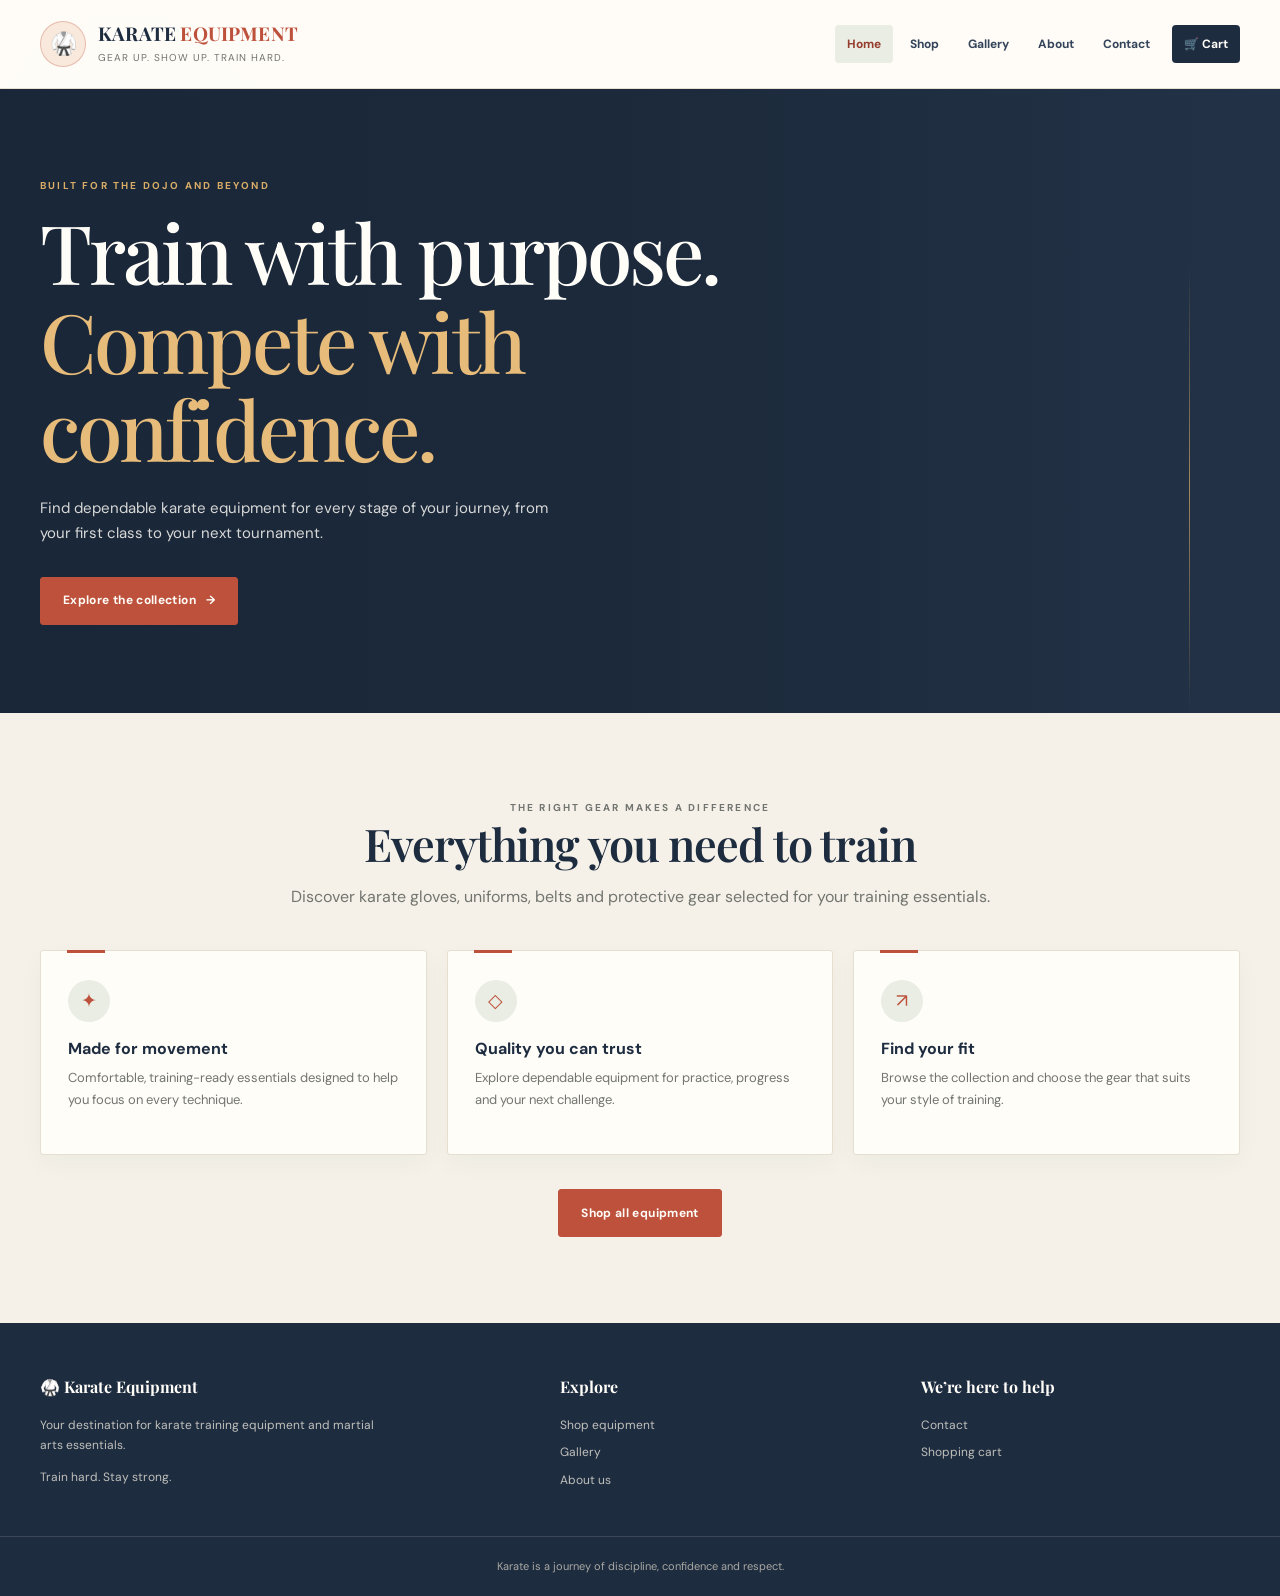
<file: index.html>
<!DOCTYPE html>
<html lang="en">
<head>
    <meta charset="UTF-8">
    <meta name="viewport" content="width=device-width, initial-scale=1.0">
    <meta name="theme-color" content="#1e2c40">
    <meta name="description" content="Discover quality karate uniforms, protective gear and training essentials for every martial artist.">
    <title>Karate Equipment | Train with Confidence</title>
    <link rel="stylesheet" href="style.css">
</head>
<body>
    <header class="site-header">
        <div class="header-inner">
            <a class="brand" href="index.html" aria-label="Karate Equipment home">
                <span class="brand-mark" aria-hidden="true">🥋</span>
                <span>
                    <span class="brand-name">KARATE <span>EQUIPMENT</span></span>
                    <span class="brand-tagline">Gear up. Show up. Train hard.</span>
                </span>
            </a>
            <nav class="navbar" aria-label="Main navigation">
                <a href="index.html" aria-current="page">Home</a>
                <a href="shop.html">Shop</a>
                <a href="gallery.html">Gallery</a>
                <a href="about.html">About</a>
                <a href="contact.html">Contact</a>
                <a class="cart-link" href="cart.html">🛒 Cart</a>
            </nav>
        </div>
    </header>

    <main>
        <section class="hero">
            <div class="hero-content">
                <p class="eyebrow">Built for the dojo and beyond</p>
                <h1>Train with purpose.<br><span>Compete with confidence.</span></h1>
                <p class="hero-copy">Find dependable karate equipment for every stage of your journey, from your first class to your next tournament.</p>
                <a href="shop.html" class="button">Explore the collection <span aria-hidden="true">→</span></a>
            </div>
        </section>

        <section class="container">
            <div class="section-heading">
                <p class="eyebrow">The right gear makes a difference</p>
                <h2>Everything you need to train</h2>
                <p>Discover karate gloves, uniforms, belts and protective gear selected for your training essentials.</p>
            </div>

            <div class="features">
                <article class="feature">
                    <span class="feature-icon" aria-hidden="true">✦</span>
                    <h3>Made for movement</h3>
                    <p>Comfortable, training-ready essentials designed to help you focus on every technique.</p>
                </article>
                <article class="feature">
                    <span class="feature-icon" aria-hidden="true">◇</span>
                    <h3>Quality you can trust</h3>
                    <p>Explore dependable equipment for practice, progress and your next challenge.</p>
                </article>
                <article class="feature">
                    <span class="feature-icon" aria-hidden="true">↗</span>
                    <h3>Find your fit</h3>
                    <p>Browse the collection and choose the gear that suits your style of training.</p>
                </article>
            </div>

            <div class="center">
                <a href="shop.html" class="button">Shop all equipment</a>
            </div>
        </section>
    </main>

    <footer class="site-footer">
        <div class="footer-grid">
            <div>
                <h2>🥋 Karate Equipment</h2>
                <p>Your destination for karate training equipment and martial arts essentials.</p>
                <p>Train hard. Stay strong.</p>
            </div>
            <div>
                <h3>Explore</h3>
                <div class="footer-links">
                    <a href="shop.html">Shop equipment</a>
                    <a href="gallery.html">Gallery</a>
                    <a href="about.html">About us</a>
                </div>
            </div>
            <div>
                <h3>We’re here to help</h3>
                <div class="footer-links">
                    <a href="contact.html">Contact</a>
                    <a href="cart.html">Shopping cart</a>
                </div>
            </div>
        </div>
        <div class="copyright"><p>Karate is a journey of discipline, confidence and respect.</p></div>
    </footer>
</body>
</html>
</file>
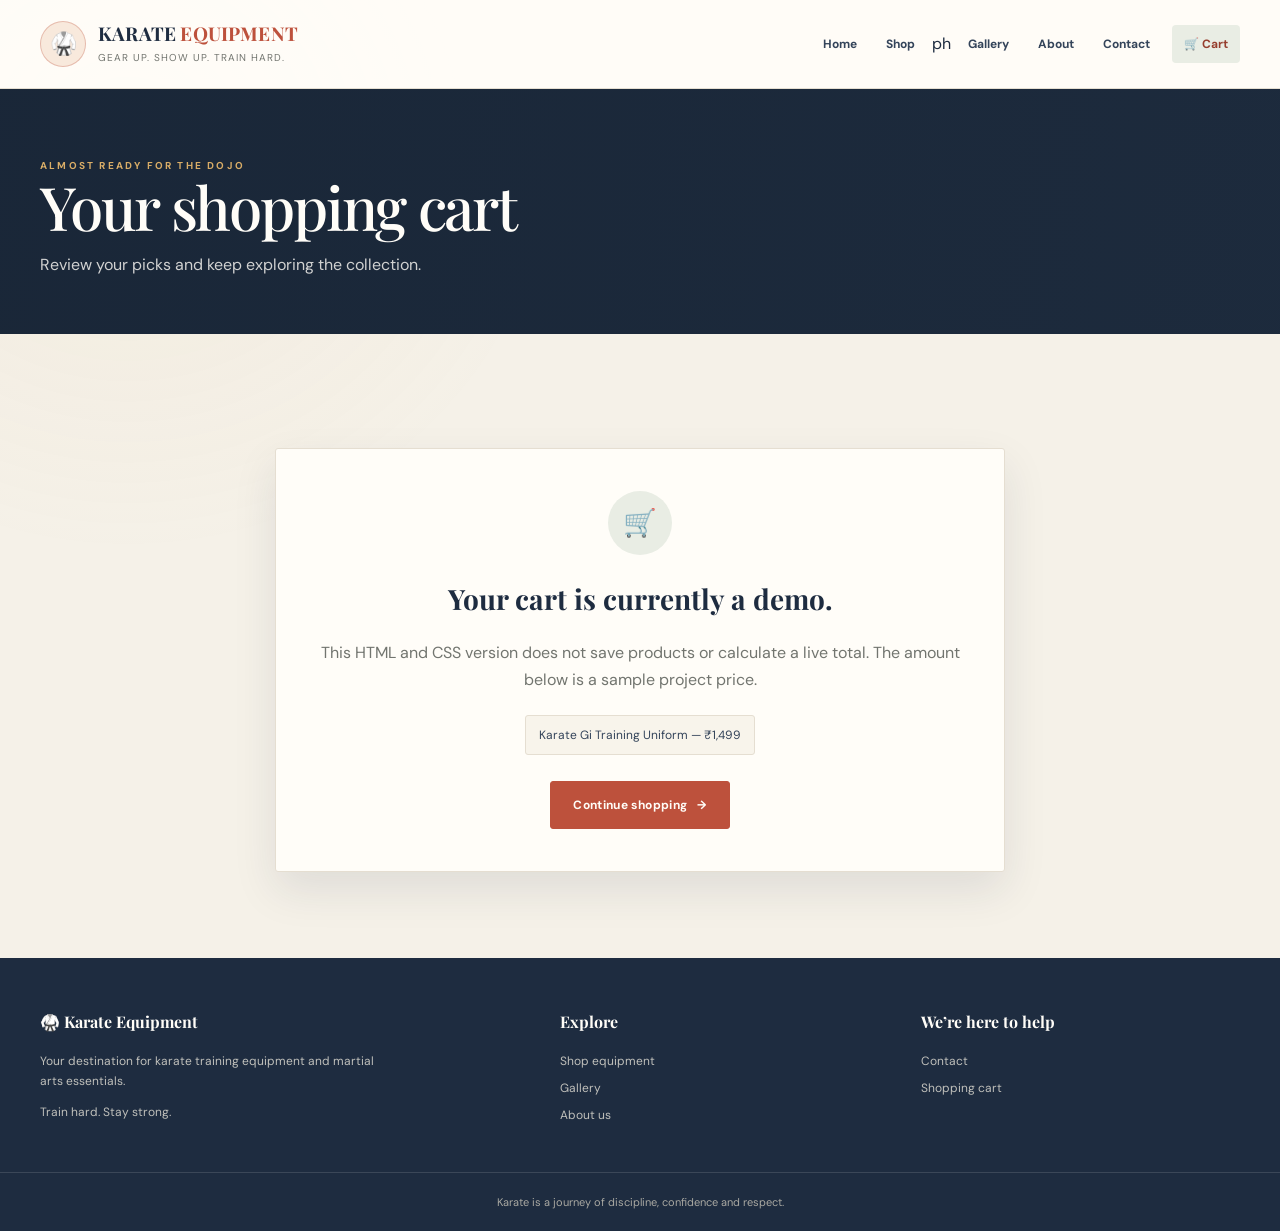
<file: cart.html>
<!DOCTYPE html>
<html lang="en">
<head>
    <meta charset="UTF-8">
    <meta name="viewport" content="width=device-width, initial-scale=1.0">
    <meta name="theme-color" content="#1e2c40">
    <title>Your Cart | Karate Equipment</title>
    <link rel="stylesheet" href="style.css">
</head>
<body>
    <header class="site-header">
        <div class="header-inner">
            <a class="brand" href="index.html" aria-label="Karate Equipment home">
                <span class="brand-mark" aria-hidden="true">🥋</span>
                <span>
                    <span class="brand-name">KARATE <span>EQUIPMENT</span></span>
                    <span class="brand-tagline">Gear up. Show up. Train hard.</span>
                </span>
            </a>
            <nav class="navbar" aria-label="Main navigation">
                <a href="index.html">Home</a>
                <a href="shop.html">Shop</a>
   ph             <a href="gallery.html">Gallery</a>
                <a href="about.html">About</a>
                <a href="contact.html">Contact</a>
                <a class="cart-link" href="cart.html" aria-current="page">🛒 Cart</a>
            </nav>
        </div>
    </header>

    <main>
        <section class="page-hero">
            <div class="container">
                <p class="eyebrow">Almost ready for the dojo</p>
                <h1>Your shopping cart</h1>
                <p>Review your picks and keep exploring the collection.</p>
            </div>
        </section>
        <section class="container">
            <div class="cart-info">
                <span class="cart-icon" aria-hidden="true">🛒</span>
                <h2>Your cart is currently a demo.</h2>
                <p>This HTML and CSS version does not save products or calculate a live total. The amount below is a sample project price.</p>
                <div class="sample-items" aria-label="Example products">
                    <span>Karate Gi Training Uniform — ₹1,499</span>
                </div>
                <a href="shop.html" class="button">Continue shopping <span aria-hidden="true">→</span></a>
            </div>
        </section>
    </main>

    <footer class="site-footer">
        <div class="footer-grid">
            <div>
                <h2>🥋 Karate Equipment</h2>
                <p>Your destination for karate training equipment and martial arts essentials.</p>
                <p>Train hard. Stay strong.</p>
            </div>
            <div>
                <h3>Explore</h3>
                <div class="footer-links">
                    <a href="shop.html">Shop equipment</a>
                    <a href="gallery.html">Gallery</a>
                    <a href="about.html">About us</a>
                </div>
            </div>
            <div>
                <h3>We’re here to help</h3>
                <div class="footer-links">
                    <a href="contact.html">Contact</a>
                    <a href="cart.html">Shopping cart</a>
                </div>
            </div>
        </div>
        <div class="copyright"><p>Karate is a journey of discipline, confidence and respect.</p></div>
    </footer>
</body>
</html>
</file>
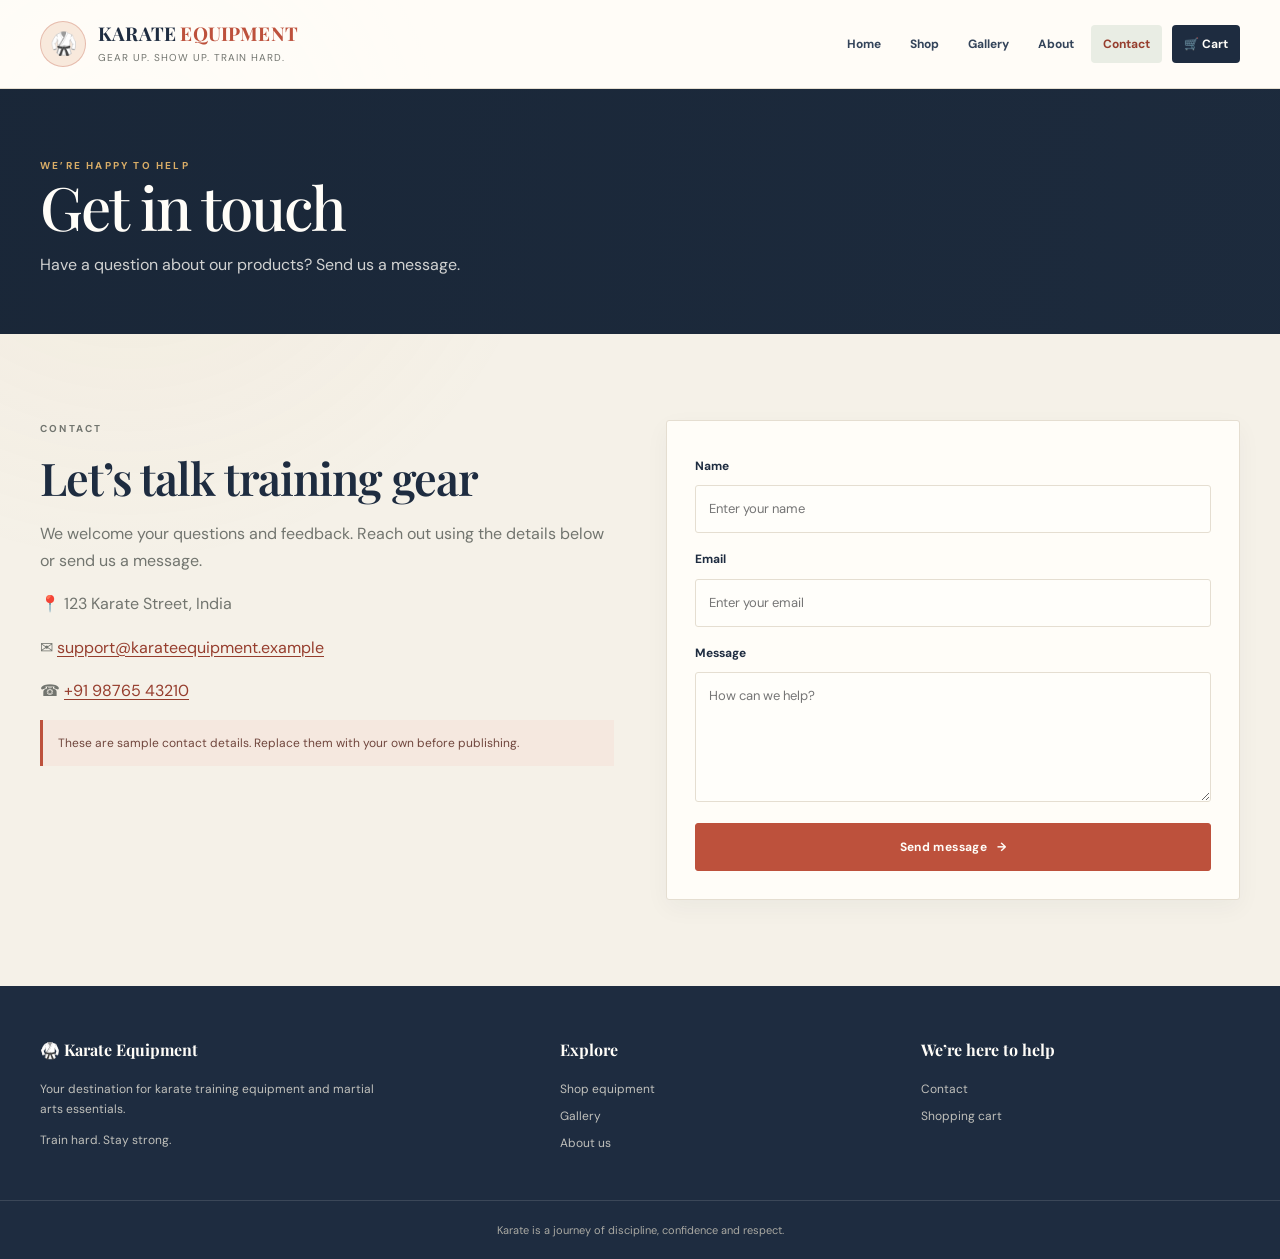
<file: contact.html>
<!DOCTYPE html>
<html lang="en">
<head>
    <meta charset="UTF-8">
    <meta name="viewport" content="width=device-width, initial-scale=1.0">
    <meta name="theme-color" content="#1e2c40">
    <title>Contact Us | Karate Equipment</title>
    <link rel="stylesheet" href="style.css">
</head>
<body>
    <header class="site-header">
        <div class="header-inner">
            <a class="brand" href="index.html" aria-label="Karate Equipment home">
                <span class="brand-mark" aria-hidden="true">🥋</span>
                <span>
                    <span class="brand-name">KARATE <span>EQUIPMENT</span></span>
                    <span class="brand-tagline">Gear up. Show up. Train hard.</span>
                </span>
            </a>
            <nav class="navbar" aria-label="Main navigation">
                <a href="index.html">Home</a>
                <a href="shop.html">Shop</a>
                <a href="gallery.html">Gallery</a>
                <a href="about.html">About</a>
                <a href="contact.html" aria-current="page">Contact</a>
                <a class="cart-link" href="cart.html">🛒 Cart</a>
            </nav>
        </div>
    </header>

    <main>
        <section class="page-hero">
            <div class="container">
                <p class="eyebrow">We’re happy to help</p>
                <h1>Get in touch</h1>
                <p>Have a question about our products? Send us a message.</p>
            </div>
        </section>
        <section class="container">
            <div class="contact-layout">
                <div class="contact-details">
                    <p class="eyebrow">Contact</p>
                    <h2>Let’s talk training gear</h2>
                    <p>We welcome your questions and feedback. Reach out using the details below or send us a message.</p>
                    <p>📍 123 Karate Street, India</p>
                    <p>✉ <a href="mailto:support@karateequipment.example">support@karateequipment.example</a></p>
                    <p>☎ <a href="tel:+919876543210">+91 98765 43210</a></p>
                    <p class="note">These are sample contact details. Replace them with your own before publishing.</p>
                </div>
                <form class="contact-form" action="https://formsubmit.co/jenipate3012@gmail.com" method="POST">
                    <label for="name">Name</label>
                    <input type="text" id="name" name="Name" placeholder="Enter your name" autocomplete="name" required>

                    <label for="email">Email</label>
                    <input type="email" id="email" name="Email" placeholder="Enter your email" autocomplete="email" required>

                    <label for="message">Message</label>
                    <textarea id="message" name="Message" placeholder="How can we help?" required></textarea>

                    <button type="submit" class="button">Send message <span aria-hidden="true">→</span></button>
                </form>
            </div>
        </section>
    </main>

    <footer class="site-footer">
        <div class="footer-grid">
            <div>
                <h2>🥋 Karate Equipment</h2>
                <p>Your destination for karate training equipment and martial arts essentials.</p>
                <p>Train hard. Stay strong.</p>
            </div>
            <div>
                <h3>Explore</h3>
                <div class="footer-links">
                    <a href="shop.html">Shop equipment</a>
                    <a href="gallery.html">Gallery</a>
                    <a href="about.html">About us</a>
                </div>
            </div>
            <div>
                <h3>We’re here to help</h3>
                <div class="footer-links">
                    <a href="contact.html">Contact</a>
                    <a href="cart.html">Shopping cart</a>
                </div>
            </div>
        </div>
        <div class="copyright"><p>Karate is a journey of discipline, confidence and respect.</p></div>
    </footer>
</body>
</html>
</file>
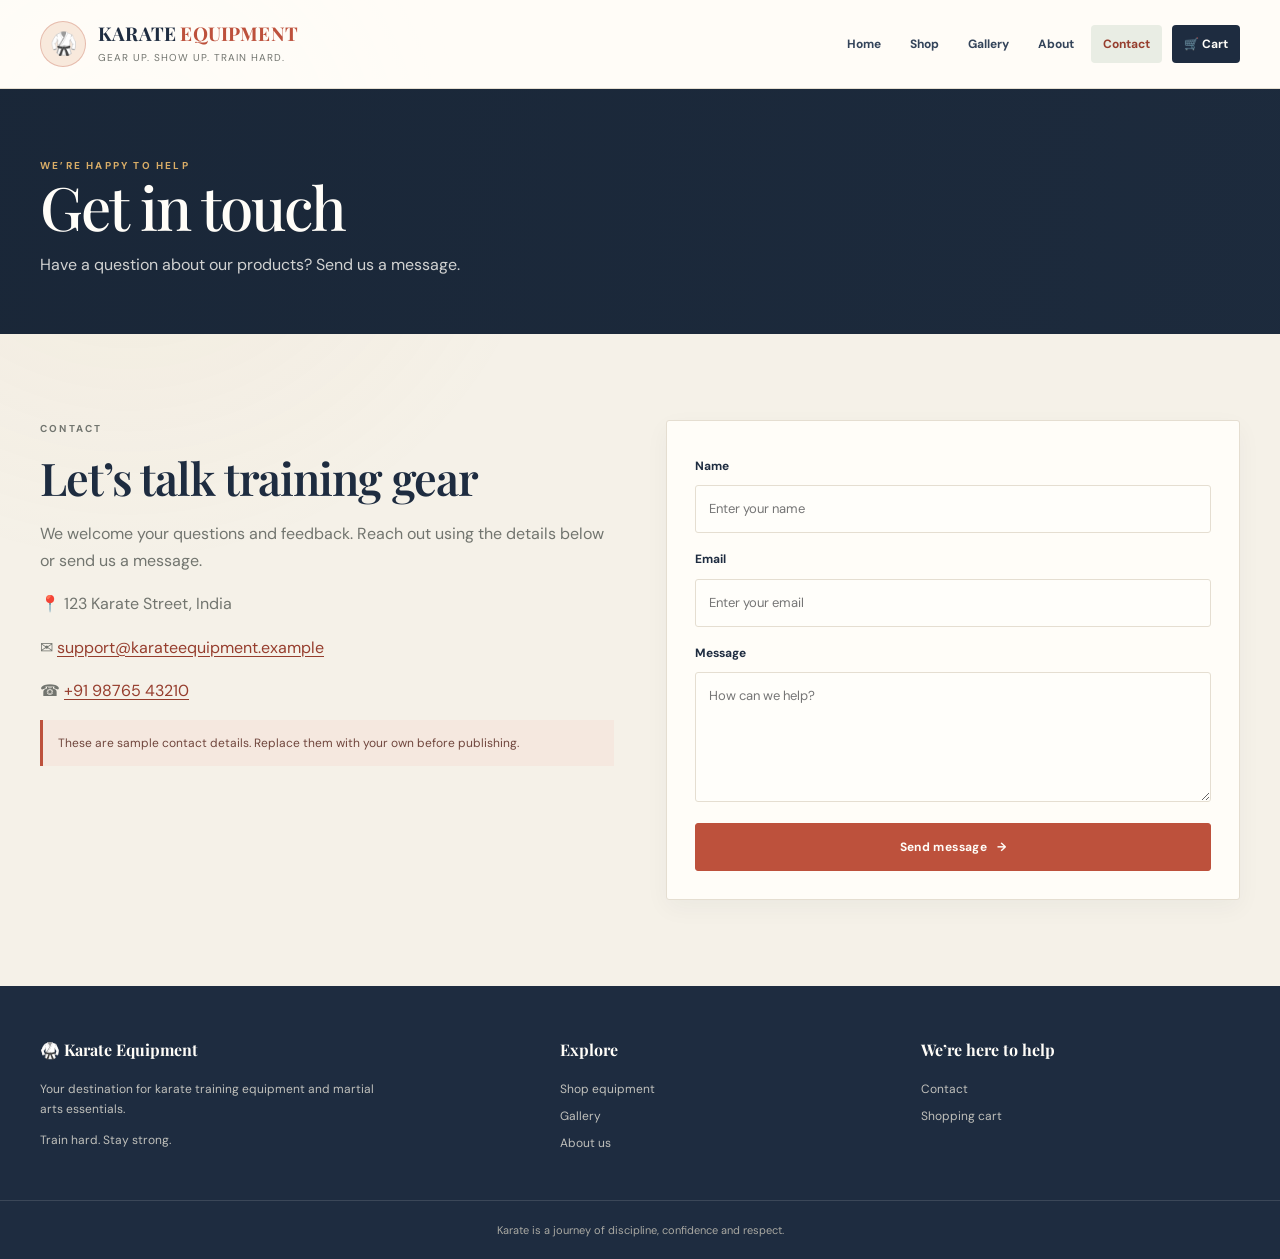
<file: contect.html>
<!DOCTYPE html>
<html lang="en">
<head>
    <meta charset="UTF-8">
    <meta name="viewport" content="width=device-width, initial-scale=1.0">
    <meta name="theme-color" content="#1e2c40">
    <title>Contact Us | Karate Equipment</title>
    <link rel="stylesheet" href="style.css">
</head>
<body>
    <header class="site-header">
        <div class="header-inner">
            <a class="brand" href="index.html" aria-label="Karate Equipment home">
                <span class="brand-mark" aria-hidden="true">🥋</span>
                <span>
                    <span class="brand-name">KARATE <span>EQUIPMENT</span></span>
                    <span class="brand-tagline">Gear up. Show up. Train hard.</span>
                </span>
            </a>
            <nav class="navbar" aria-label="Main navigation">
                <a href="index.html">Home</a>
                <a href="shop.html">Shop</a>
                <a href="gallery.html">Gallery</a>
                <a href="about.html">About</a>
                <a href="contact.html" aria-current="page">Contact</a>
                <a class="cart-link" href="cart.html">🛒 Cart</a>
            </nav>
        </div>
    </header>

    <main>
        <section class="page-hero">
            <div class="container">
                <p class="eyebrow">We’re happy to help</p>
                <h1>Get in touch</h1>
                <p>Have a question about our products? Send us a message.</p>
            </div>
        </section>
        <section class="container">
            <div class="contact-layout">
                <div class="contact-details">
                    <p class="eyebrow">Contact</p>
                    <h2>Let’s talk training gear</h2>
                    <p>We welcome your questions and feedback. Reach out using the details below or send us a message.</p>
                    <p>📍 123 Karate Street, India</p>
                    <p>✉ <a href="mailto:support@karateequipment.example">support@karateequipment.example</a></p>
                    <p>☎ <a href="tel:+919876543210">+91 98765 43210</a></p>
                    <p class="note">These are sample contact details. Replace them with your own before publishing.</p>
                </div>
                <form class="contact-form" action="mailto:support@karateequipment.example" method="post" enctype="text/plain">
                    <label for="name">Name</label>
                    <input type="text" id="name" name="Name" placeholder="Enter your name" autocomplete="name" required>

                    <label for="email">Email</label>
                    <input type="email" id="email" name="Email" placeholder="Enter your email" autocomplete="email" required>

                    <label for="message">Message</label>
                    <textarea id="message" name="Message" placeholder="How can we help?" required></textarea>

                    <button type="submit" class="button">Send message <span aria-hidden="true">→</span></button>
                </form>
            </div>
        </section>
    </main>

    <footer class="site-footer">
        <div class="footer-grid">
            <div>
                <h2>🥋 Karate Equipment</h2>
                <p>Your destination for karate training equipment and martial arts essentials.</p>
                <p>Train hard. Stay strong.</p>
            </div>
            <div>
                <h3>Explore</h3>
                <div class="footer-links">
                    <a href="shop.html">Shop equipment</a>
                    <a href="gallery.html">Gallery</a>
                    <a href="about.html">About us</a>
                </div>
            </div>
            <div>
                <h3>We’re here to help</h3>
                <div class="footer-links">
                    <a href="contact.html">Contact</a>
                    <a href="cart.html">Shopping cart</a>
                </div>
            </div>
        </div>
        <div class="copyright"><p>Karate is a journey of discipline, confidence and respect.</p></div>
    </footer>
</body>
</html>
</file>
<file: style.css>
@import url("https://fonts.googleapis.com/css2?family=DM+Sans:wght@400;500;600;700&family=Playfair+Display:wght@500;600;700&display=swap");

:root {
    color-scheme: light;
    --ink: #1e2c40;
    --ink-soft: #34445a;
    --muted: #72756f;
    --paper: #f5f1e8;
    --surface: #fffdf8;
    --accent: #bd513c;
    --accent-dark: #963e2e;
    --gold: #d9ad67;
    --sage: #e9ede4;
    --line: #e5ded1;
    --shadow: 0 18px 44px rgba(30, 44, 64, 0.1);
    font-family: "DM Sans", "Segoe UI", sans-serif;
    color: var(--ink);
    background: var(--paper);
    font-synthesis: none;
    text-rendering: optimizeLegibility;
}

* {
    box-sizing: border-box;
}

html {
    scroll-behavior: smooth;
}

body {
    min-width: 320px;
    margin: 0;
    background:
        radial-gradient(ellipse at 10% 12%, rgba(217, 173, 103, 0.08), transparent 27rem),
        var(--paper);
    line-height: 1.7;
}

a {
    color: inherit;
}

img {
    display: block;
    max-width: 100%;
}

.site-header {
    position: relative;
    z-index: 2;
    border-bottom: 1px solid var(--line);
    background: rgba(255, 253, 248, 0.96);
}

.header-inner {
    display: flex;
    width: min(1200px, calc(100% - 48px));
    min-height: 88px;
    align-items: center;
    justify-content: space-between;
    gap: 24px;
    margin: 0 auto;
}

.brand {
    display: inline-flex;
    align-items: center;
    gap: 12px;
    color: var(--ink);
    text-decoration: none;
}

.brand-mark {
    display: grid;
    width: 46px;
    height: 46px;
    place-items: center;
    border: 1px solid rgba(189, 81, 60, 0.3);
    border-radius: 50%;
    background: #f8e9dc;
    font-size: 22px;
}

.brand-name {
    display: block;
    font-family: "Playfair Display", Georgia, serif;
    font-size: 19px;
    font-weight: 700;
    letter-spacing: 0.01em;
    line-height: 1.2;
}

.brand-name span {
    color: var(--accent);
}

.brand-tagline {
    display: block;
    margin-top: 4px;
    color: var(--muted);
    font-size: 10px;
    letter-spacing: 0.1em;
    text-transform: uppercase;
}

.navbar {
    display: flex;
    align-items: center;
    gap: 5px;
}

.navbar a {
    padding: 9px 12px;
    border-radius: 4px;
    color: var(--ink-soft);
    font-size: 12px;
    font-weight: 700;
    text-decoration: none;
    transition: background-color 160ms ease, color 160ms ease;
}

.navbar a:hover,
.navbar a[aria-current="page"] {
    background: var(--sage);
    color: var(--accent-dark);
}

.navbar .cart-link {
    margin-left: 5px;
    background: var(--ink);
    color: var(--surface);
}

.navbar .cart-link:hover {
    background: var(--accent);
    color: var(--surface);
}

.hero {
    position: relative;
    display: flex;
    min-height: 570px;
    align-items: center;
    overflow: hidden;
    background:
        linear-gradient(90deg, rgba(25, 38, 55, 0.94) 0%, rgba(25, 38, 55, 0.78) 48%, rgba(25, 38, 55, 0.22) 100%),
        url("https://images.unsplash.com/photo-1555597673-b21d5c935865?auto=format&fit=crop&w=2000&q=85") center 43% / cover,
        #25354a;
    color: var(--surface);
}

.hero::after {
    position: absolute;
    right: 7%;
    bottom: 0;
    width: 1px;
    height: 72%;
    background: linear-gradient(transparent, rgba(217, 173, 103, 0.7), transparent);
    content: "";
}

.hero-content {
    position: relative;
    z-index: 1;
    width: min(1200px, calc(100% - 48px));
    margin: 0 auto;
    padding: 88px 0;
}

.eyebrow {
    margin: 0 0 13px;
    color: var(--accent);
    font-size: 10px;
    font-weight: 700;
    letter-spacing: 0.22em;
    text-transform: uppercase;
}

.hero .eyebrow,
.page-hero .eyebrow {
    color: var(--gold);
}

.hero h1,
.page-hero h1 {
    max-width: 760px;
    margin: 0;
    font-family: "Playfair Display", Georgia, serif;
    font-size: clamp(46px, 7.4vw, 82px);
    font-weight: 500;
    letter-spacing: -0.035em;
    line-height: 1.08;
}

.hero h1 span {
    color: #e7bb79;
}

.hero-copy {
    max-width: 510px;
    margin: 23px 0 30px;
    color: rgba(255, 253, 248, 0.83);
    font-size: 15px;
}

.button {
    display: inline-flex;
    min-height: 48px;
    align-items: center;
    justify-content: center;
    gap: 10px;
    padding: 12px 22px;
    border: 1px solid var(--accent);
    border-radius: 3px;
    background: var(--accent);
    color: var(--surface);
    cursor: pointer;
    font: inherit;
    font-size: 12px;
    font-weight: 700;
    letter-spacing: 0.03em;
    text-decoration: none;
    transition: background-color 160ms ease, border-color 160ms ease, transform 160ms ease;
}

.button:hover {
    transform: translateY(-2px);
    border-color: var(--accent-dark);
    background: var(--accent-dark);
}

.button-secondary {
    border-color: var(--ink);
    background: var(--ink);
    color: var(--surface);
}

.button-secondary:hover {
    border-color: var(--accent);
    background: var(--accent);
}

.container {
    width: min(1200px, calc(100% - 48px));
    margin: 0 auto;
    padding: 86px 0;
}

.section-heading {
    max-width: 700px;
    margin: 0 auto 38px;
    text-align: center;
}

.section-heading h2,
.container > h2,
.content-panel h2,
.about-copy h2,
.contact-details h2 {
    margin: 0 0 13px;
    font-family: "Playfair Display", Georgia, serif;
    font-size: clamp(31px, 4.3vw, 45px);
    font-weight: 600;
    letter-spacing: -0.025em;
    line-height: 1.2;
}

.section-heading p,
.intro {
    margin: 0;
    color: var(--muted);
}

.features {
    display: grid;
    grid-template-columns: repeat(3, 1fr);
    gap: 20px;
    margin-top: 40px;
}

.feature {
    position: relative;
    min-height: 205px;
    padding: 29px 27px;
    border: 1px solid var(--line);
    border-radius: 3px;
    background: var(--surface);
    box-shadow: 0 8px 24px rgba(30, 44, 64, 0.035);
}

.feature::before {
    position: absolute;
    top: -1px;
    left: 26px;
    width: 38px;
    height: 3px;
    background: var(--accent);
    content: "";
}

.feature-icon {
    display: grid;
    width: 42px;
    height: 42px;
    margin-bottom: 16px;
    place-items: center;
    border-radius: 50%;
    background: var(--sage);
    color: var(--accent);
    font-size: 19px;
}

.feature h3,
.card h3 {
    margin: 0 0 7px;
    font-size: 16px;
    line-height: 1.4;
}

.feature p {
    margin: 0;
    color: var(--muted);
    font-size: 13px;
}

.center {
    margin-top: 34px;
    text-align: center;
}

.page-hero {
    position: relative;
    overflow: hidden;
    padding: 56px 0;
    background:
        linear-gradient(100deg, rgba(25, 38, 55, 0.95), rgba(25, 38, 55, 0.7)),
        url("https://images.unsplash.com/photo-1555597673-b21d5c935865?auto=format&fit=crop&w=1600&q=80") center 46% / cover,
        #25354a;
    color: var(--surface);
}

.page-hero .container {
    position: relative;
    z-index: 1;
    padding-top: 0;
    padding-bottom: 0;
}

.page-hero h1 {
    font-size: clamp(38px, 5.5vw, 60px);
}

.page-hero p {
    max-width: 560px;
    margin: 12px 0 0;
    color: rgba(255, 253, 248, 0.8);
}

.products {
    display: grid;
    grid-template-columns: repeat(3, minmax(0, 1fr));
    gap: 22px;
    margin-top: 32px;
}

.catalog-tools {
    display: flex;
    align-items: center;
    justify-content: space-between;
    gap: 18px;
    margin: 0 0 24px;
}

.catalog-search {
    display: flex;
    min-width: min(100%, 300px);
    align-items: center;
    gap: 9px;
    padding: 0 13px;
    border: 1px solid var(--line);
    border-radius: 3px;
    background: var(--surface);
    color: var(--muted);
    font-size: 22px;
}

.catalog-search:focus-within {
    border-color: var(--accent);
    outline: 3px solid rgba(189, 81, 60, 0.14);
}

.catalog-search input {
    width: 100%;
    min-height: 46px;
    border: 0;
    outline: 0;
    background: transparent;
    color: var(--ink);
    font: inherit;
    font-size: 13px;
}

.filter-list {
    display: flex;
    flex-wrap: wrap;
    gap: 8px;
}

.filter-button {
    padding: 9px 14px;
    border: 1px solid var(--line);
    border-radius: 999px;
    background: var(--surface);
    color: var(--ink-soft);
    cursor: pointer;
    font: inherit;
    font-size: 11px;
    font-weight: 700;
    transition: background-color 160ms ease, color 160ms ease, border-color 160ms ease;
}

.filter-button:hover,
.filter-button.is-active {
    border-color: var(--ink);
    background: var(--ink);
    color: var(--surface);
}

.product-category {
    margin: -2px 0 8px;
    color: var(--muted);
    font-size: 10px;
    font-weight: 700;
    letter-spacing: 0.08em;
    text-transform: uppercase;
}

.catalog-empty,
.catalog-note {
    color: var(--muted);
    text-align: center;
}

.catalog-empty {
    margin: 34px 0;
}

.catalog-note {
    margin: 28px 0 0;
    font-size: 11px;
}

.visually-hidden {
    position: absolute;
    width: 1px;
    height: 1px;
    overflow: hidden;
    clip: rect(0, 0, 0, 0);
    white-space: nowrap;
    clip-path: inset(50%);
}

.card {
    overflow: hidden;
    border: 1px solid var(--line);
    border-radius: 3px;
    background: var(--surface);
    box-shadow: 0 8px 22px rgba(30, 44, 64, 0.045);
    transition: transform 180ms ease, box-shadow 180ms ease;
}

.card[hidden] {
    display: none;
}

.card:hover {
    transform: translateY(-4px);
    box-shadow: var(--shadow);
}

.card img {
    width: 100%;
    height: 232px;
    object-fit: cover;
    background: var(--sage);
}

.product-art {
    display: block;
    width: 100%;
    height: 205px;
    overflow: hidden;
    border-bottom: 1px solid var(--line);
    object-fit: cover;
    background: var(--sage);
}

.product-photo-portrait {
    height: 340px;
    object-fit: contain;
    background: #111418;
}

.card-body {
    padding: 19px 20px 22px;
}

.rating {
    margin: 6px 0;
    color: #bd8740;
    font-size: 12px;
    letter-spacing: 0.06em;
}

.price {
    margin: 10px 0 17px;
    color: var(--accent-dark);
    font-size: 17px;
    font-weight: 700;
}

.price-label {
    color: var(--muted);
    font-size: 10px;
    font-weight: 700;
    letter-spacing: 0.06em;
    text-transform: uppercase;
}

.price-note {
    min-height: 36px;
    margin: -12px 0 12px;
    color: var(--muted);
    font-size: 10px;
    line-height: 1.5;
}

.photo-credit {
    margin: 0 0 12px;
    color: var(--muted);
    font-size: 11px;
}

.source-link {
    display: inline-flex;
    align-items: center;
    gap: 6px;
    color: var(--accent-dark);
    font-size: 11px;
    font-weight: 700;
    text-decoration: none;
}

.source-link:hover {
    color: var(--ink);
    text-decoration: underline;
    text-underline-offset: 3px;
}

.gallery-grid {
    grid-template-columns: repeat(2, minmax(0, 1fr));
}

.gallery-grid .card img {
    height: 320px;
}

.gallery-grid .card-body {
    padding: 16px 20px;
}

.content-panel {
    padding: 34px;
    border: 1px solid var(--line);
    border-radius: 3px;
    background: var(--surface);
    box-shadow: 0 8px 24px rgba(30, 44, 64, 0.045);
}

.about-layout,
.contact-layout {
    display: grid;
    grid-template-columns: 1fr 1fr;
    align-items: center;
    gap: 52px;
}

.about-layout img {
    width: 100%;
    min-height: 380px;
    border-radius: 3px;
    object-fit: cover;
    box-shadow: 18px 18px 0 var(--sage);
}

.about-copy p,
.contact-details p {
    color: var(--muted);
}

.contact-layout {
    align-items: start;
}

.contact-details h2 {
    margin-top: 0;
}

.contact-details h3 {
    margin-top: 0;
    font-size: 20px;
}

.contact-details a {
    color: var(--accent-dark);
    text-underline-offset: 3px;
}

.note {
    padding: 13px 15px;
    border-left: 3px solid var(--accent);
    background: #f5e8df;
    color: #70463d !important;
    font-size: 12px;
}

.contact-form {
    display: grid;
    gap: 9px;
    padding: 28px;
    border: 1px solid var(--line);
    border-radius: 3px;
    background: var(--surface);
    box-shadow: 0 8px 24px rgba(30, 44, 64, 0.045);
}

.contact-form label {
    margin-top: 7px;
    color: var(--ink);
    font-size: 12px;
    font-weight: 700;
}

.contact-form input,
.contact-form textarea {
    width: 100%;
    padding: 12px 13px;
    border: 1px solid var(--line);
    border-radius: 3px;
    background: #fffefa;
    color: var(--ink);
    font: inherit;
    font-size: 13px;
}

.contact-form input:focus,
.contact-form textarea:focus {
    border-color: var(--accent);
    outline: 3px solid rgba(189, 81, 60, 0.13);
}

.contact-form textarea {
    min-height: 130px;
    resize: vertical;
}

.contact-form .button {
    margin-top: 12px;
}

.cart-info {
    max-width: 730px;
    margin: 28px auto 0;
    padding: 42px;
    border: 1px solid var(--line);
    border-radius: 3px;
    background: var(--surface);
    box-shadow: var(--shadow);
    text-align: center;
}

.cart-icon {
    display: grid;
    width: 64px;
    height: 64px;
    margin: 0 auto 20px;
    place-items: center;
    border-radius: 50%;
    background: var(--sage);
    font-size: 27px;
}

.cart-info h2 {
    margin: 0 0 10px;
    font-family: "Playfair Display", Georgia, serif;
    font-size: 28px;
}

.cart-info p {
    color: var(--muted);
}

.sample-items {
    display: flex;
    justify-content: center;
    gap: 10px;
    flex-wrap: wrap;
    margin: 22px 0 26px;
}

.sample-items span {
    padding: 9px 13px;
    border: 1px solid var(--line);
    border-radius: 3px;
    background: #f8f4eb;
    color: var(--ink-soft);
    font-size: 12px;
}

.site-footer {
    padding: 50px 0 0;
    background: var(--ink);
    color: #e8e2d6;
}

.footer-grid {
    display: grid;
    width: min(1200px, calc(100% - 48px));
    grid-template-columns: 1.5fr 1fr 1fr;
    gap: 42px;
    margin: 0 auto;
    padding-bottom: 38px;
}

.footer-grid h2,
.footer-grid h3 {
    margin: 0 0 15px;
    color: var(--surface);
    font-family: "Playfair Display", Georgia, serif;
    font-size: 16px;
}

.footer-grid p {
    max-width: 350px;
    margin: 0 0 11px;
    color: #c0c0bb;
    font-size: 12px;
}

.footer-links {
    display: grid;
    gap: 7px;
}

.footer-links a {
    width: fit-content;
    color: #c0c0bb;
    font-size: 12px;
    text-decoration: none;
}

.footer-links a:hover {
    color: var(--gold);
}

.copyright {
    padding: 17px 24px;
    border-top: 1px solid rgba(255, 253, 248, 0.13);
    color: #aaa9a2;
    font-size: 11px;
    text-align: center;
}

.copyright p {
    margin: 3px 0;
}

:focus-visible {
    outline: 3px solid var(--gold);
    outline-offset: 3px;
}

@media (max-width: 800px) {
    .header-inner {
        flex-direction: column;
        align-items: flex-start;
        justify-content: center;
        gap: 11px;
        padding: 16px 0 12px;
    }

    .navbar {
        width: 100%;
        overflow-x: auto;
        padding-bottom: 4px;
    }

    .navbar a {
        flex: 0 0 auto;
        padding: 9px 10px;
        font-size: 11px;
    }

    .navbar .cart-link {
        margin-left: 0;
    }

    .hero {
        min-height: 490px;
        background-position: 58% center;
    }

    .features {
        grid-template-columns: 1fr;
    }

    .feature {
        min-height: 0;
    }

    .products {
        grid-template-columns: repeat(2, minmax(0, 1fr));
        gap: 16px;
    }

    .catalog-tools {
        align-items: stretch;
        flex-direction: column;
    }

    .about-layout,
    .contact-layout {
        grid-template-columns: 1fr;
        gap: 32px;
    }

    .about-layout img {
        min-height: 300px;
    }
}

@media (max-width: 520px) {
    .header-inner,
    .hero-content,
    .container,
    .footer-grid {
        width: min(100% - 32px, 1200px);
    }

    .hero {
        min-height: 430px;
    }

    .hero::after {
        right: 5%;
        height: 55%;
    }

    .hero-content {
        padding: 64px 0;
    }

    .hero-copy {
        font-size: 13px;
    }

    .container {
        padding: 58px 0;
    }

    .products,
    .gallery-grid {
        grid-template-columns: 1fr;
    }

    .card img,
    .gallery-grid .card img {
        height: 235px;
    }

    .content-panel,
    .cart-info,
    .contact-form {
        padding: 23px;
    }

    .about-layout img {
        box-shadow: 9px 9px 0 var(--sage);
    }

    .footer-grid {
        grid-template-columns: 1fr 1fr;
        gap: 28px 18px;
    }

    .footer-grid > :first-child {
        grid-column: 1 / -1;
    }
}

@media (prefers-reduced-motion: reduce) {
    *,
    *::before,
    *::after {
        scroll-behavior: auto !important;
        transition-duration: 0.01ms !important;
    }
}
</file>
